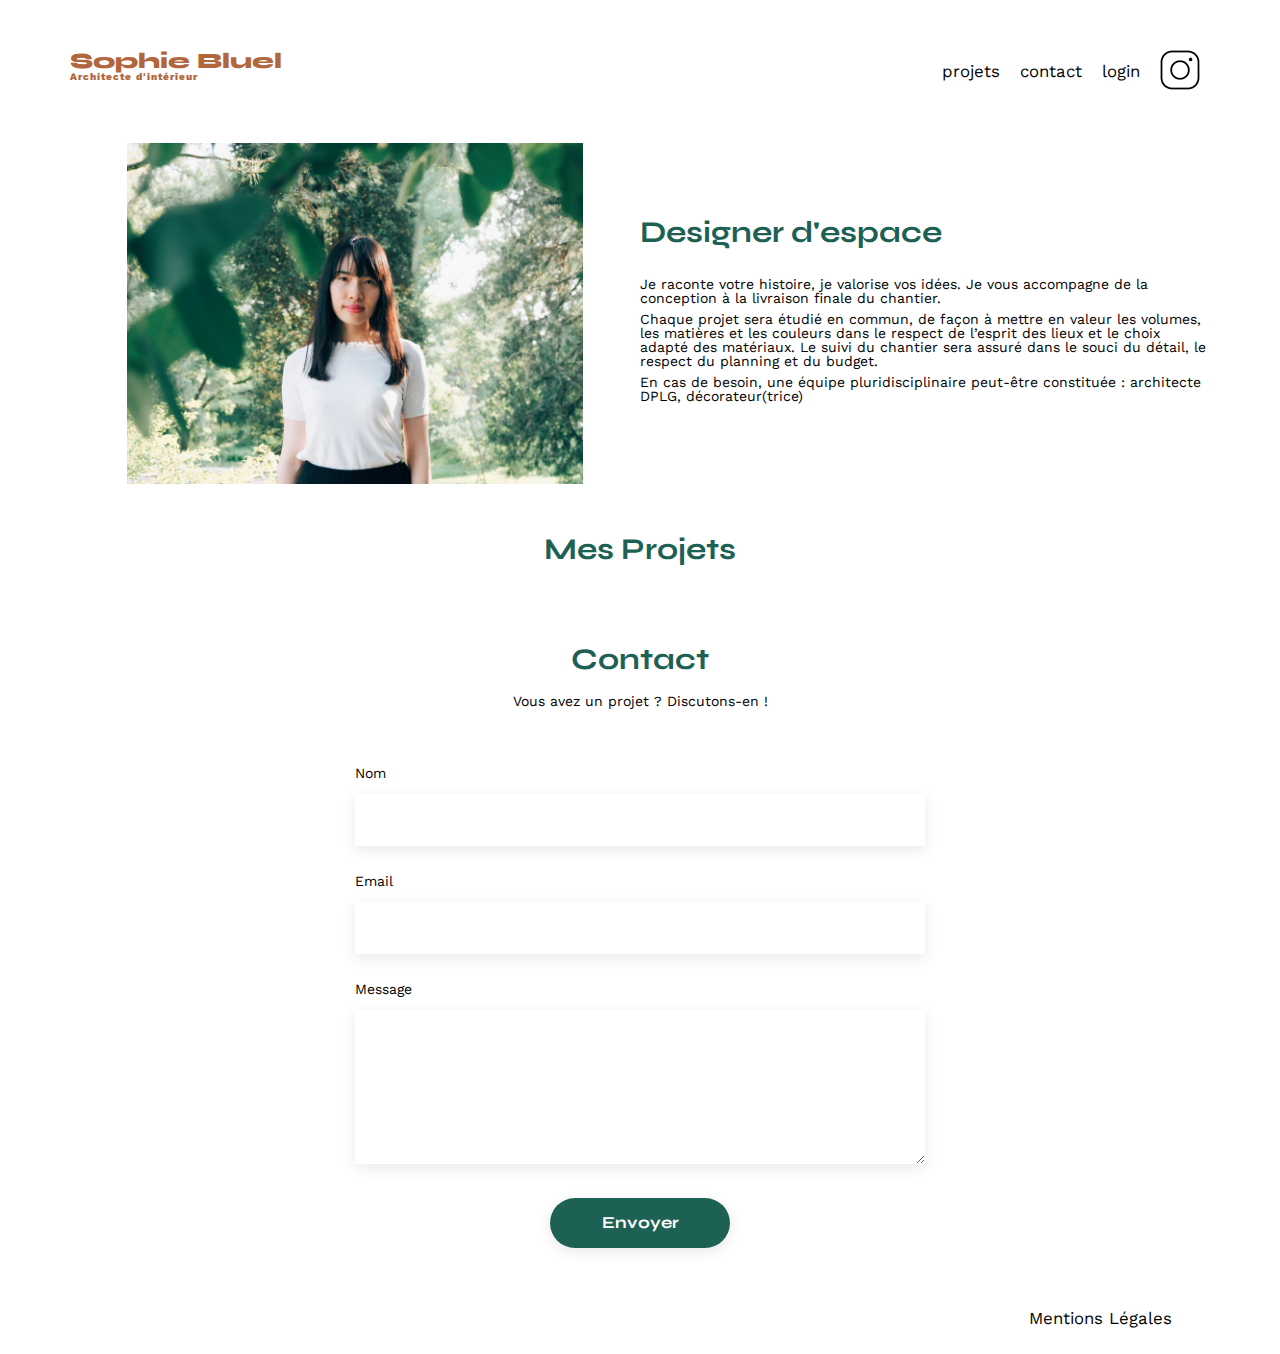
<file: index.html>
<!DOCTYPE html>
<html lang="fr">

<head>
	<meta charset="UTF-8">
	<title>Sophie Bluel - Architecte d'intérieur</title>
	<meta name="viewport" content="width=device-width, initial-scale=1.0">
	<link rel="preconnect" href="https://fonts.googleapis.com">
	<link rel="preconnect" href="https://fonts.gstatic.com" crossorigin>
	<link href="https://fonts.googleapis.com/css2?family=Syne:wght@700;800&family=Work+Sans&display=swap"
		rel="stylesheet">
	<meta name="description" content="">
	<link rel="stylesheet" href="style.css">

</head>

<body>
	<header>
		<h1>Sophie Bluel <span>Architecte d'intérieur</span></h1>
		<nav>
			<ul>
				<li>projets</li>
				<li>contact</li>
				<li>login</li>
				<li><img src="./assets/icons/instagram.png" alt="Instagram"></li>
			</ul>
		</nav>
	</header>
	<main>
		<section id="introduction">
			<figure>
				<img src="./assets/images/sophie-bluel.png" alt="">
			</figure>
			<article>
				<h2>Designer d'espace</h2>
				<p>Je raconte votre histoire, je valorise vos idées. Je vous accompagne de la conception à la livraison
					finale du chantier.</p>
				<p>Chaque projet sera étudié en commun, de façon à mettre en valeur les volumes, les matières et les
					couleurs dans le respect de l’esprit des lieux et le choix adapté des matériaux. Le suivi du
					chantier sera assuré dans le souci du détail, le respect du planning et du budget.</p>
				<p>En cas de besoin, une équipe pluridisciplinaire peut-être constituée : architecte DPLG,
					décorateur(trice)</p>
			</article>
		</section>
		<section id="portfolio">
			<h2>Mes Projets</h2>
			<div class="filtre">
				<ul>
				</ul>
			</div>
			<div class="gallery">

			</div>
		</section>
		<section id="contact">
			<h2>Contact</h2>
			<p>Vous avez un projet ? Discutons-en !</p>
			<form action="#" method="post">
				<label for="name">Nom</label>
				<input type="text" name="name" id="name">
				<label for="email">Email</label>
				<input type="email" name="email" id="email">
				<label for="message">Message</label>
				<textarea name="message" id="message" cols="30" rows="10"></textarea>
				<input type="submit" value="Envoyer">
			</form>
		</section>
	</main>

	<footer>
		<nav>
			<ul>
				<li>Mentions Légales</li>
			</ul>
		</nav>
	</footer>
	<script src="works.js"></script>
	<script src="filtreDynamique.js"></script>
</body>

</html>
</file>
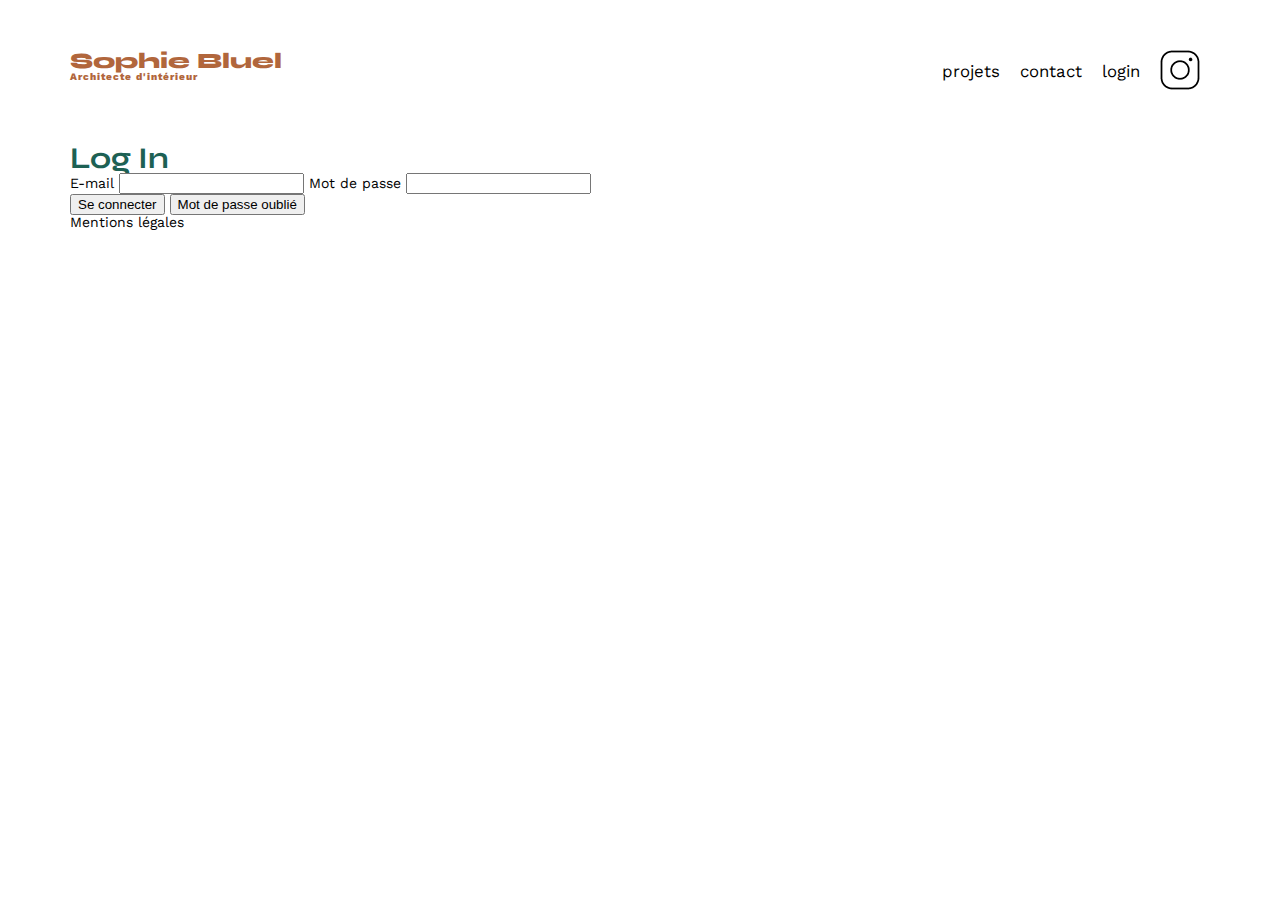
<file: formulaire.html>
<!DOCTYPE html>
<html lang="fr">

<head>
	<meta charset="UTF-8">
	<title>Sophie Bluel - Architecte d'intérieur</title>
	<meta name="viewport" content="width=device-width, initial-scale=1.0">
	<link rel="preconnect" href="https://fonts.googleapis.com">
	<link rel="preconnect" href="https://fonts.gstatic.com" crossorigin>
	<link href="https://fonts.googleapis.com/css2?family=Syne:wght@700;800&family=Work+Sans&display=swap"
		rel="stylesheet">
	<meta name="description" content="">
	<link rel="stylesheet" href="style.css">

</head>

<body class="pageFormulaire">
	<header>
		<h1>Sophie Bluel <span>Architecte d'intérieur</span></h1>
		<nav>
			<ul>
				<li>projets</li>
				<li>contact</li>
				<li>login</li>
				<li><img src="./assets/icons/instagram.png" alt="Instagram"></li>
			</ul>
		</nav>
	</header>
	<div class="formulaire">
		<h2>Log In</h2>
		<span id="message-erreur">   </span>
		<form>
			<label for="email">E-mail</label>
			<input type="email" id="email" name="email" placeholder="" required>
			<label for="password">Mot de passe</label>
			<input type="password" id="password" name="mot de passe" placeholder="" required>
		</form>
		
		<button type="submit">Se connecter</button>
		<button type="submit">
			<p>Mot de passe oublié</p>
		</button>
	</div>
	<footer>
		<nav>
			<p>Mentions légales</p>
		</nav>
	</footer>
	<script src="formulaire.js"></script>
</body>

</html>
</file>
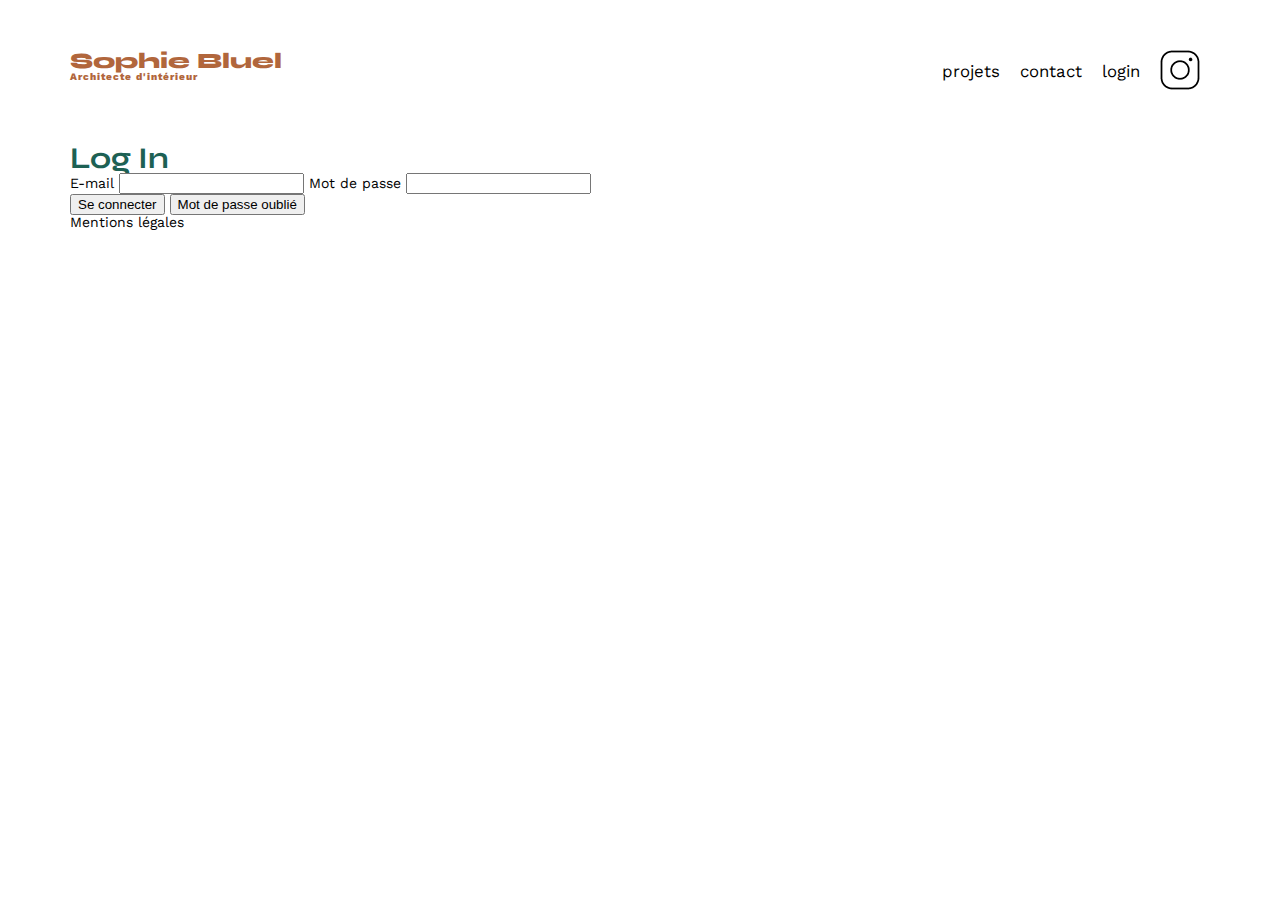
<file: login.html>
<!DOCTYPE html>
<html lang="fr">

<head>
	<meta charset="UTF-8">
	<title>Sophie Bluel - Architecte d'intérieur</title>
	<meta name="viewport" content="width=device-width, initial-scale=1.0">
	<link rel="preconnect" href="https://fonts.googleapis.com">
	<link rel="preconnect" href="https://fonts.gstatic.com" crossorigin>
	<link href="https://fonts.googleapis.com/css2?family=Syne:wght@700;800&family=Work+Sans&display=swap"
		rel="stylesheet">
	<meta name="description" content="">
	<link rel="stylesheet" href="style.css">

</head>

<body class="pageFormulaire">
	<header>
		<h1>Sophie Bluel <span>Architecte d'intérieur</span></h1>
		<nav>
			<ul>
				<li>projets</li>
				<li>contact</li>
				<li>login</li>
				<li><img src="./assets/icons/instagram.png" alt="Instagram"></li>
			</ul>
		</nav>
	</header>
	<div class="formulaire">
		<h2>Log In</h2>
		<span id="message-erreur"> </span>
		<form>
			<label for="email">E-mail</label>
			<input type="email" id="email" name="email" placeholder="" required>
			<label for="password">Mot de passe</label>
			<input type="password" id="password" name="mot de passe" placeholder="" required>
		</form>

		<button type="submit" id="btnLogin">Se connecter</button>
		<button type="submit">Mot de passe oublié</button>
	</div>
	<footer>
		<nav>
			<p>Mentions légales</p>
		</nav>
	</footer>
	<script src="login.js"></script>
</body>

</html>
</file>
<file: style.css>
/* http://meyerweb.com/eric/tools/css/reset/
   v2.0 | 20110126
   License: none (public domain)
*/

html, body, div, span, applet, object, iframe,
h1, h2, h3, h4, h5, h6, p, blockquote, pre,
a, abbr, acronym, address, big, cite, code,
del, dfn, em, img, ins, kbd, q, s, samp,
small, strike, strong, sub, sup, tt, var,
b, u, i, center,
dl, dt, dd, ol, ul, li,
fieldset, form, label, legend,
table, caption, tbody, tfoot, thead, tr, th, td,
article, aside, canvas, details, embed,
figure, figcaption, footer, header, hgroup,
menu, nav, output, ruby, section, summary,
time, mark, audio, video {
	margin: 0;
	padding: 0;
	border: 0;
	font-size: 100%;
	font: inherit;
	vertical-align: baseline;
}
/* HTML5 display-role reset for older browsers */
article, aside, details, figcaption, figure,
footer, header, hgroup, menu, nav, section {
	display: block;
}
body {
	line-height: 1;
}
ol, ul {
	list-style: none;
}
blockquote, q {
	quotes: none;
}
blockquote:before, blockquote:after,
q:before, q:after {
	content: '';
	content: none;
}
table {
	border-collapse: collapse;
	border-spacing: 0;
}
/** end reset css**/
body {
	max-width: 1140px;
	margin:auto;
	font-family: 'Work Sans' ;
	font-size: 14px;
}
header {
	display: flex;
	justify-content: space-between;
	margin: 50px 0
}
section {
	margin: 50px 0
}

h1{
	display: flex;
	flex-direction: column;
	font-family: 'Syne';
	font-size: 22px;
	font-weight: 800;
	color: #B1663C
}

h1 > span {
	font-family: 'Work Sans';
	font-size:10px;
	letter-spacing: 0.1em;
;
}

h2{
	font-family: 'Syne';
	font-weight: 700;
	font-size: 30px;
	color: #1D6154
}
nav ul {
	display: flex;
	align-items: center;
	list-style-type: none;

}
nav li {
	padding: 0 10px;
	font-size: 1.2em;
}

li:hover {
	color: #B1663C;
}
#introduction {
	display: flex;
	align-items: center;
}
#introduction figure {
	flex: 1
}
#introduction img {
	display: block;
	margin: auto;
	width: 80%;
}

#introduction article {
	flex: 1
}
#introduction h2 {
	margin-bottom: 1em;
}

#introduction p {
	margin-bottom: 0.5em;
}
#portfolio h2 {
	text-align: center;
	margin-bottom: 1em;
}
.gallery {
	width: 100%;
	display: grid;
	grid-template-columns: 1fr 1fr 1fr;
	grid-column-gap: 20px;
	grid-row-gap: 20px;
}

.gallery img {
	width: 100%;

}
#contact {
	width: 50%;
margin: auto;
}
#contact > * {
	text-align: center;

}
#contact h2{
	margin-bottom: 20px;
}
#contact form {
	text-align: left;
	margin-top:30px;
	display: flex;
	flex-direction: column;
}

#contact input {
	height: 50px;
	font-size: 1.2em;
	border: none;
	box-shadow: 0px 4px 14px rgba(0, 0, 0, 0.09);
}
#contact label {
	margin: 2em 0 1em 0;
}
#contact textarea {
	border: none;
	box-shadow: 0px 4px 14px rgba(0, 0, 0, 0.09);
}

input[type="submit"]{
	font-family: 'Syne';
	font-weight: 700;
	color: white;
	background-color: #1D6154;
	margin : 2em auto ;
	width: 180px;
	text-align: center;
	border-radius: 60px ;
}

footer nav ul {
	display: flex;
	justify-content: flex-end;
	margin: 2em
}
</file>
